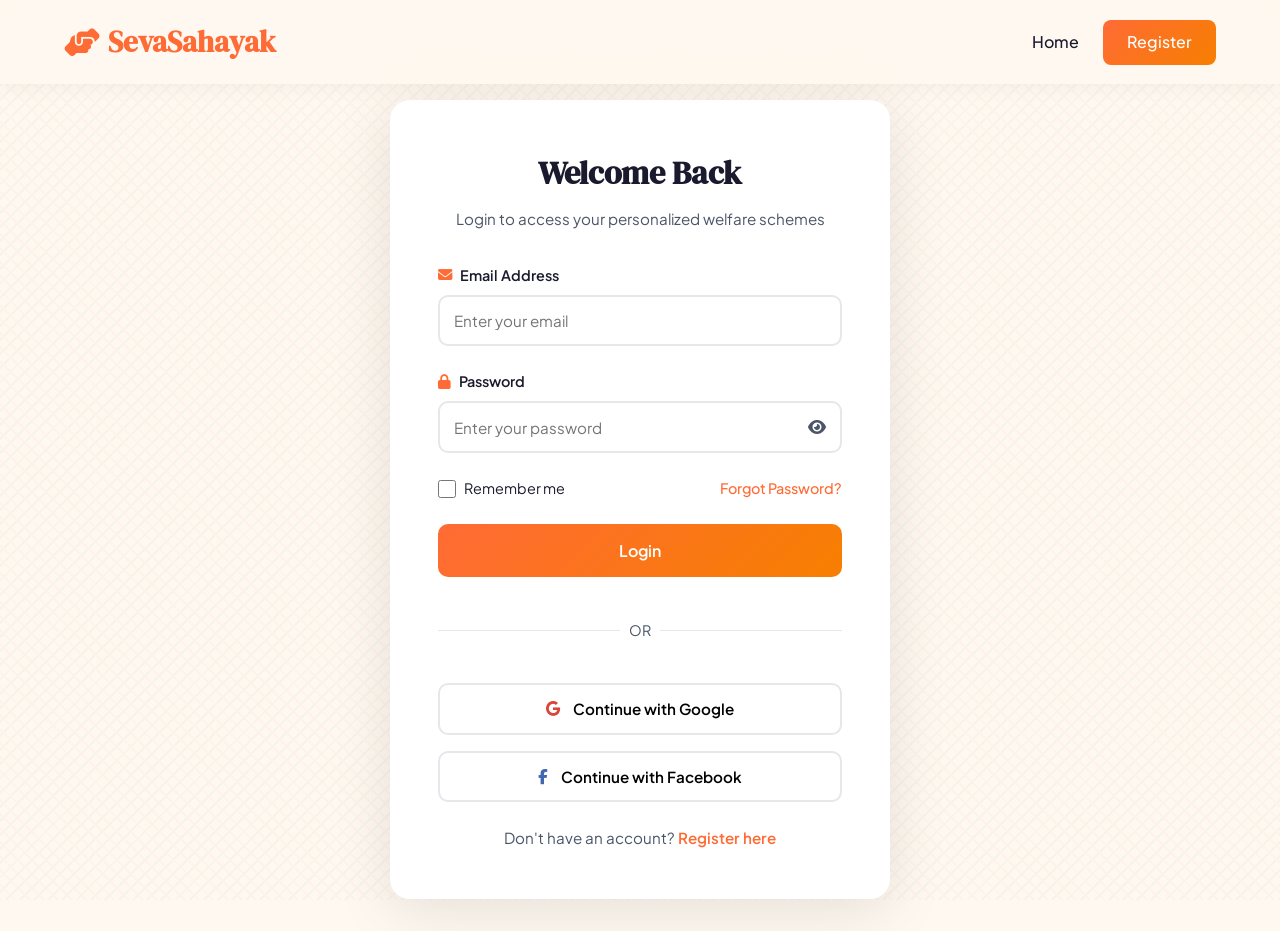
<file: login.html>
<!DOCTYPE html>
<html lang="en">
<head>
    <meta charset="UTF-8">
    <meta name="viewport" content="width=device-width, initial-scale=1.0">
    <title>Login - SevaSahayak</title>
    <link rel="stylesheet" href="login.css">
    <link rel="stylesheet" href="https://cdnjs.cloudflare.com/ajax/libs/font-awesome/6.5.1/css/all.min.css"/>
    <link href="https://fonts.googleapis.com/css2?family=DM+Serif+Display:ital@0;1&family=Plus+Jakarta+Sans:wght@300;400;500;600;700;800&display=swap" rel="stylesheet">
</head>
<body>
    <div class="bg-pattern"></div>
    
    <nav>
        <div class="logo">
            <i class="fas fa-hands-helping"></i>
            SevaSahayak
        </div>
        <div class="nav-links">
            <a href="index.html">Home</a>
            <a href="register.html" class="btn-register">Register</a>
        </div>
    </nav>

    <div class="auth-container">
        <div class="auth-card">
            <div class="auth-header">
                <h1>Welcome Back</h1>
                <p>Login to access your personalized welfare schemes</p>
            </div>

            <form id="loginForm" class="auth-form">
                <div class="form-group">
                    <label for="email">
                        <i class="fas fa-envelope"></i>
                        Email Address
                    </label>
                    <input 
                        type="email" 
                        id="email" 
                        name="email" 
                        placeholder="Enter your email"
                        required
                    >
                </div>

                <div class="form-group">
                    <label for="password">
                        <i class="fas fa-lock"></i>
                        Password
                    </label>
                    <div class="password-input">
                        <input 
                            type="password" 
                            id="password" 
                            name="password" 
                            placeholder="Enter your password"
                            required
                        >
                        <i class="fas fa-eye toggle-password" onclick="togglePassword()"></i>
                    </div>
                </div>

                <div class="form-options">
                    <label class="checkbox-label">
                        <input type="checkbox" name="remember">
                        <span>Remember me</span>
                    </label>
                    <a href="#" class="forgot-password">Forgot Password?</a>
                </div>

                <button type="submit" class="btn-submit">
                    <span class="btn-text">Login</span>
                    <span class="btn-loading" style="display: none;">
                        <i class="fas fa-spinner fa-spin"></i> Logging in...
                    </span>
                </button>

                <div class="auth-divider">
                    <span>OR</span>
                </div>

                <div class="social-login">
                    <button type="button" class="btn-social btn-google">
                        <i class="fab fa-google"></i>
                        Continue with Google
                    </button>
                    <button type="button" class="btn-social btn-facebook">
                        <i class="fab fa-facebook-f"></i>
                        Continue with Facebook
                    </button>
                </div>

                <div class="auth-footer">
                    Don't have an account? <a href="register.html">Register here</a>
                </div>
            </form>

            <div id="errorMessage" class="error-message" style="display: none;"></div>
            <div id="successMessage" class="success-message" style="display: none;"></div>
        </div>
    </div>

    <script src="auth.js"></script>
    <script>
        function togglePassword() {
            const passwordInput = document.getElementById('password');
            const toggleIcon = document.querySelector('.toggle-password');
            
            if (passwordInput.type === 'password') {
                passwordInput.type = 'text';
                toggleIcon.classList.remove('fa-eye');
                toggleIcon.classList.add('fa-eye-slash');
            } else {
                passwordInput.type = 'password';
                toggleIcon.classList.remove('fa-eye-slash');
                toggleIcon.classList.add('fa-eye');
            }
        }

        document.getElementById('loginForm').addEventListener('submit', async (e) => {
            e.preventDefault();
            
            const email = document.getElementById('email').value;
            const password = document.getElementById('password').value;
            const btnText = document.querySelector('.btn-text');
            const btnLoading = document.querySelector('.btn-loading');
            const submitBtn = document.querySelector('.btn-submit');
            
            // Show loading state
            btnText.style.display = 'none';
            btnLoading.style.display = 'inline-block';
            submitBtn.disabled = true;
            
            try {
                const result = await login(email, password);
                
                if (result.success) {
                    showSuccess('Login successful! Redirecting...');
                    setTimeout(() => {
                        window.location.href = 'profile.html';
                    }, 1500);
                } else {
                    showError(result.message || 'Invalid email or password');
                    btnText.style.display = 'inline-block';
                    btnLoading.style.display = 'none';
                    submitBtn.disabled = false;
                }
            } catch (error) {
                showError('An error occurred. Please try again.');
                btnText.style.display = 'inline-block';
                btnLoading.style.display = 'none';
                submitBtn.disabled = false;
            }
        });

        function showError(message) {
            const errorDiv = document.getElementById('errorMessage');
            errorDiv.textContent = message;
            errorDiv.style.display = 'block';
            setTimeout(() => {
                errorDiv.style.display = 'none';
            }, 5000);
        }

        function showSuccess(message) {
            const successDiv = document.getElementById('successMessage');
            successDiv.textContent = message;
            successDiv.style.display = 'block';
        }
    </script>
</body>
</html>
</file>
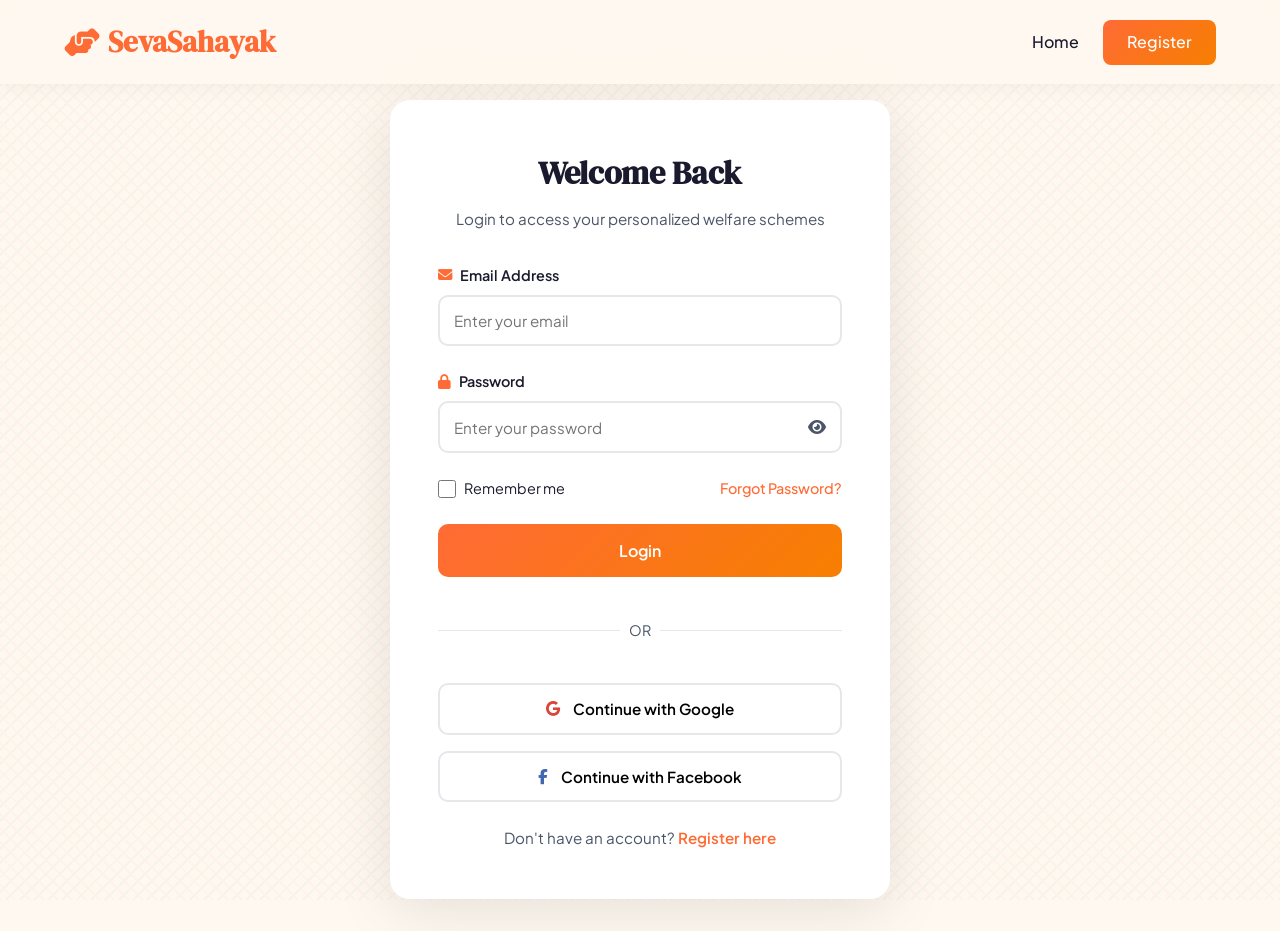
<file: profile.html>
<!DOCTYPE html>
<html lang="en">
<head>
    <meta charset="UTF-8">
    <meta name="viewport" content="width=device-width, initial-scale=1.0">
    <title>Profile - SevaSahayak</title>
    <link rel="stylesheet" href="login.css">
    <link rel="stylesheet" href="https://cdnjs.cloudflare.com/ajax/libs/font-awesome/6.5.1/css/all.min.css"/>
    <link href="https://fonts.googleapis.com/css2?family=DM+Serif+Display:ital@0;1&family=Plus+Jakarta+Sans:wght@300;400;500;600;700;800&display=swap" rel="stylesheet">
</head>
<body>
    <div class="bg-pattern"></div>
    
    <nav>
        <div class="logo">
            <i class="fas fa-hands-helping"></i>
            SevaSahayak
        </div>
        <div class="nav-links">
            <a href="index.html">Home</a>
            <a href="#" id="logoutBtn" class="btn-register">Logout</a>
        </div>
    </nav>

    <div class="profile-container">
        <div class="profile-sidebar">
            <div class="profile-avatar">
                <div class="avatar-circle">
                    <i class="fas fa-user"></i>
                </div>
                <h2 id="userName">Loading...</h2>
                <p id="userEmail">Loading...</p>
            </div>

            <div class="profile-menu">
                <a href="#" class="menu-item active" data-tab="overview">
                    <i class="fas fa-home"></i>
                    Overview
                </a>
                <a href="#" class="menu-item" data-tab="personal">
                    <i class="fas fa-user-circle"></i>
                    Personal Info
                </a>
                <a href="#" class="menu-item" data-tab="schemes">
                    <i class="fas fa-file-alt"></i>
                    My Schemes
                </a>
                <a href="#" class="menu-item" data-tab="settings">
                    <i class="fas fa-cog"></i>
                    Settings
                </a>
            </div>
        </div>

        <div class="profile-content">
            <!-- Overview Tab -->
            <div id="overview" class="tab-content active">
                <div class="content-header">
                    <h1>Welcome Back!</h1>
                    <p>Here's your welfare schemes dashboard</p>
                </div>

                <div class="stats-grid">
                    <div class="stat-card">
                        <div class="stat-icon" style="background: linear-gradient(135deg, #FF6B35 0%, #F77F00 100%);">
                            <i class="fas fa-check-circle"></i>
                        </div>
                        <div class="stat-info">
                            <h3 id="eligibleCount">0</h3>
                            <p>Eligible Schemes</p>
                        </div>
                    </div>

                    <div class="stat-card">
                        <div class="stat-icon" style="background: linear-gradient(135deg, #004E89 0%, #1A659E 100%);">
                            <i class="fas fa-file-alt"></i>
                        </div>
                        <div class="stat-info">
                            <h3 id="appliedCount">0</h3>
                            <p>Applications Submitted</p>
                        </div>
                    </div>

                    <div class="stat-card">
                        <div class="stat-icon" style="background: linear-gradient(135deg, #06A77D 0%, #02C39A 100%);">
                            <i class="fas fa-clock"></i>
                        </div>
                        <div class="stat-info">
                            <h3 id="pendingCount">0</h3>
                            <p>Pending Reviews</p>
                        </div>
                    </div>

                    <div class="stat-card">
                        <div class="stat-icon" style="background: linear-gradient(135deg, #9B59B6 0%, #8E44AD 100%);">
                            <i class="fas fa-trophy"></i>
                        </div>
                        <div class="stat-info">
                            <h3 id="approvedCount">0</h3>
                            <p>Approved Schemes</p>
                        </div>
                    </div>
                </div>

                <div class="quick-actions">
                    <h2>Quick Actions</h2>
                    <div class="actions-grid">
                        <a href="index.html" class="action-card">
                            <i class="fas fa-search"></i>
                            <h3>Find Schemes</h3>
                            <p>Discover new welfare schemes</p>
                        </a>
                        <a href="#" class="action-card" onclick="switchTab('schemes')">
                            <i class="fas fa-list"></i>
                            <h3>View Applications</h3>
                            <p>Track your applications</p>
                        </a>
                        <a href="#" class="action-card" onclick="switchTab('personal')">
                            <i class="fas fa-edit"></i>
                            <h3>Update Profile</h3>
                            <p>Keep your info current</p>
                        </a>
                        <a href="#" class="action-card">
                            <i class="fas fa-question-circle"></i>
                            <h3>Get Help</h3>
                            <p>Contact support</p>
                        </a>
                    </div>
                </div>
            </div>

            <!-- Personal Info Tab -->
            <div id="personal" class="tab-content">
                <div class="content-header">
                    <h1>Personal Information</h1>
                    <p>Manage your account details</p>
                </div>

                <form id="updateProfileForm" class="profile-form">
                    <div class="form-section">
                        <h3>Basic Information</h3>
                        <div class="form-row">
                            <div class="form-group">
                                <label for="editFirstName">First Name</label>
                                <input type="text" id="editFirstName" name="firstName" required>
                            </div>
                            <div class="form-group">
                                <label for="editLastName">Last Name</label>
                                <input type="text" id="editLastName" name="lastName" required>
                            </div>
                        </div>

                        <div class="form-row">
                            <div class="form-group">
                                <label for="editEmail">Email</label>
                                <input type="email" id="editEmail" name="email" readonly>
                            </div>
                            <div class="form-group">
                                <label for="editPhone">Phone</label>
                                <input type="tel" id="editPhone" name="phone" required>
                            </div>
                        </div>

                        <div class="form-row">
                            <div class="form-group">
                                <label for="editAge">Age</label>
                                <input type="number" id="editAge" name="age" required>
                            </div>
                            <div class="form-group">
                                <label for="editGender">Gender</label>
                                <select id="editGender" name="gender" required>
                                    <option value="male">Male</option>
                                    <option value="female">Female</option>
                                    <option value="other">Other</option>
                                </select>
                            </div>
                        </div>

                        <div class="form-group">
                            <label for="editState">State</label>
                            <select id="editState" name="state" required>
                                <option value="Andhra Pradesh">Andhra Pradesh</option>
                                <option value="Bihar">Bihar</option>
                                <option value="Gujarat">Gujarat</option>
                                <option value="Karnataka">Karnataka</option>
                                <option value="Kerala">Kerala</option>
                                <option value="Maharashtra">Maharashtra</option>
                                <option value="Rajasthan">Rajasthan</option>
                                <option value="Tamil Nadu">Tamil Nadu</option>
                                <option value="West Bengal">West Bengal</option>
                                <option value="Other">Other</option>
                            </select>
                        </div>
                    </div>

                    <button type="submit" class="btn-submit">
                        <i class="fas fa-save"></i> Save Changes
                    </button>
                </form>
            </div>

            <!-- My Schemes Tab -->
            <div id="schemes" class="tab-content">
                <div class="content-header">
                    <h1>My Schemes</h1>
                    <p>Track your scheme applications</p>
                </div>

                <div class="schemes-list">
                    <div class="empty-state">
                        <i class="fas fa-inbox"></i>
                        <h3>No Applications Yet</h3>
                        <p>Start by checking your eligibility for welfare schemes</p>
                        <a href="index.html" class="btn-primary">Find Schemes</a>
                    </div>
                </div>
            </div>

            <!-- Settings Tab -->
            <div id="settings" class="tab-content">
                <div class="content-header">
                    <h1>Settings</h1>
                    <p>Manage your account preferences</p>
                </div>

                <div class="settings-section">
                    <h3>Account Settings</h3>
                    
                    <div class="setting-item">
                        <div class="setting-info">
                            <h4>Email Notifications</h4>
                            <p>Receive updates about new schemes and applications</p>
                        </div>
                        <label class="switch">
                            <input type="checkbox" checked>
                            <span class="slider"></span>
                        </label>
                    </div>

                    <div class="setting-item">
                        <div class="setting-info">
                            <h4>SMS Notifications</h4>
                            <p>Get SMS alerts for important updates</p>
                        </div>
                        <label class="switch">
                            <input type="checkbox">
                            <span class="slider"></span>
                        </label>
                    </div>

                    <div class="setting-item">
                        <div class="setting-info">
                            <h4>Language Preference</h4>
                            <p>Choose your preferred language</p>
                        </div>
                        <select class="setting-select">
                            <option value="en">English</option>
                            <option value="hi">हिंदी (Hindi)</option>
                            <option value="gu">ગુજરાતી (Gujarati)</option>
                        </select>
                    </div>
                </div>

                <div class="settings-section danger-zone">
                    <h3>Danger Zone</h3>
                    <button class="btn-danger" onclick="deleteAccount()">
                        <i class="fas fa-trash"></i> Delete Account
                    </button>
                </div>
            </div>
        </div>
    </div>

    <script src="auth.js"></script>
    <script>
        // Check if user is logged in
        const currentUser = getCurrentUser();
        if (!currentUser) {
            window.location.href = 'login.html';
        }

        // Load user data
        function loadUserData() {
            const user = getCurrentUser();
            if (user) {
                document.getElementById('userName').textContent = `${user.firstName} ${user.lastName}`;
                document.getElementById('userEmail').textContent = user.email;
                
                // Fill edit form
                document.getElementById('editFirstName').value = user.firstName;
                document.getElementById('editLastName').value = user.lastName;
                document.getElementById('editEmail').value = user.email;
                document.getElementById('editPhone').value = user.phone;
                document.getElementById('editAge').value = user.age;
                document.getElementById('editGender').value = user.gender;
                document.getElementById('editState').value = user.state;

                // Update stats (mock data for now)
                document.getElementById('eligibleCount').textContent = '12';
                document.getElementById('appliedCount').textContent = '3';
                document.getElementById('pendingCount').textContent = '2';
                document.getElementById('approvedCount').textContent = '1';
            }
        }

        loadUserData();

        // Tab switching
        document.querySelectorAll('.menu-item').forEach(item => {
            item.addEventListener('click', (e) => {
                e.preventDefault();
                const tabName = item.getAttribute('data-tab');
                switchTab(tabName);
            });
        });

        function switchTab(tabName) {
            // Update menu items
            document.querySelectorAll('.menu-item').forEach(item => {
                item.classList.remove('active');
            });
            document.querySelector(`[data-tab="${tabName}"]`).classList.add('active');

            // Update content
            document.querySelectorAll('.tab-content').forEach(content => {
                content.classList.remove('active');
            });
            document.getElementById(tabName).classList.add('active');
        }

        // Logout
        document.getElementById('logoutBtn').addEventListener('click', (e) => {
            e.preventDefault();
            if (confirm('Are you sure you want to logout?')) {
                logout();
                window.location.href = 'login.html';
            }
        });

        // Update profile form
        document.getElementById('updateProfileForm').addEventListener('submit', async (e) => {
            e.preventDefault();
            
            const updatedData = {
                firstName: document.getElementById('editFirstName').value,
                lastName: document.getElementById('editLastName').value,
                phone: document.getElementById('editPhone').value,
                age: parseInt(document.getElementById('editAge').value),
                gender: document.getElementById('editGender').value,
                state: document.getElementById('editState').value
            };

            const result = await updateProfile(updatedData);
            
            if (result.success) {
                alert('Profile updated successfully!');
                loadUserData();
            } else {
                alert('Failed to update profile: ' + result.message);
            }
        });

        function deleteAccount() {
            if (confirm('Are you sure you want to delete your account? This action cannot be undone.')) {
                if (confirm('This will permanently delete all your data. Are you absolutely sure?')) {
                    logout();
                    alert('Account deleted successfully');
                    window.location.href = 'index.html';
                }
            }
        }
    </script>
</body>
</html>
</file>
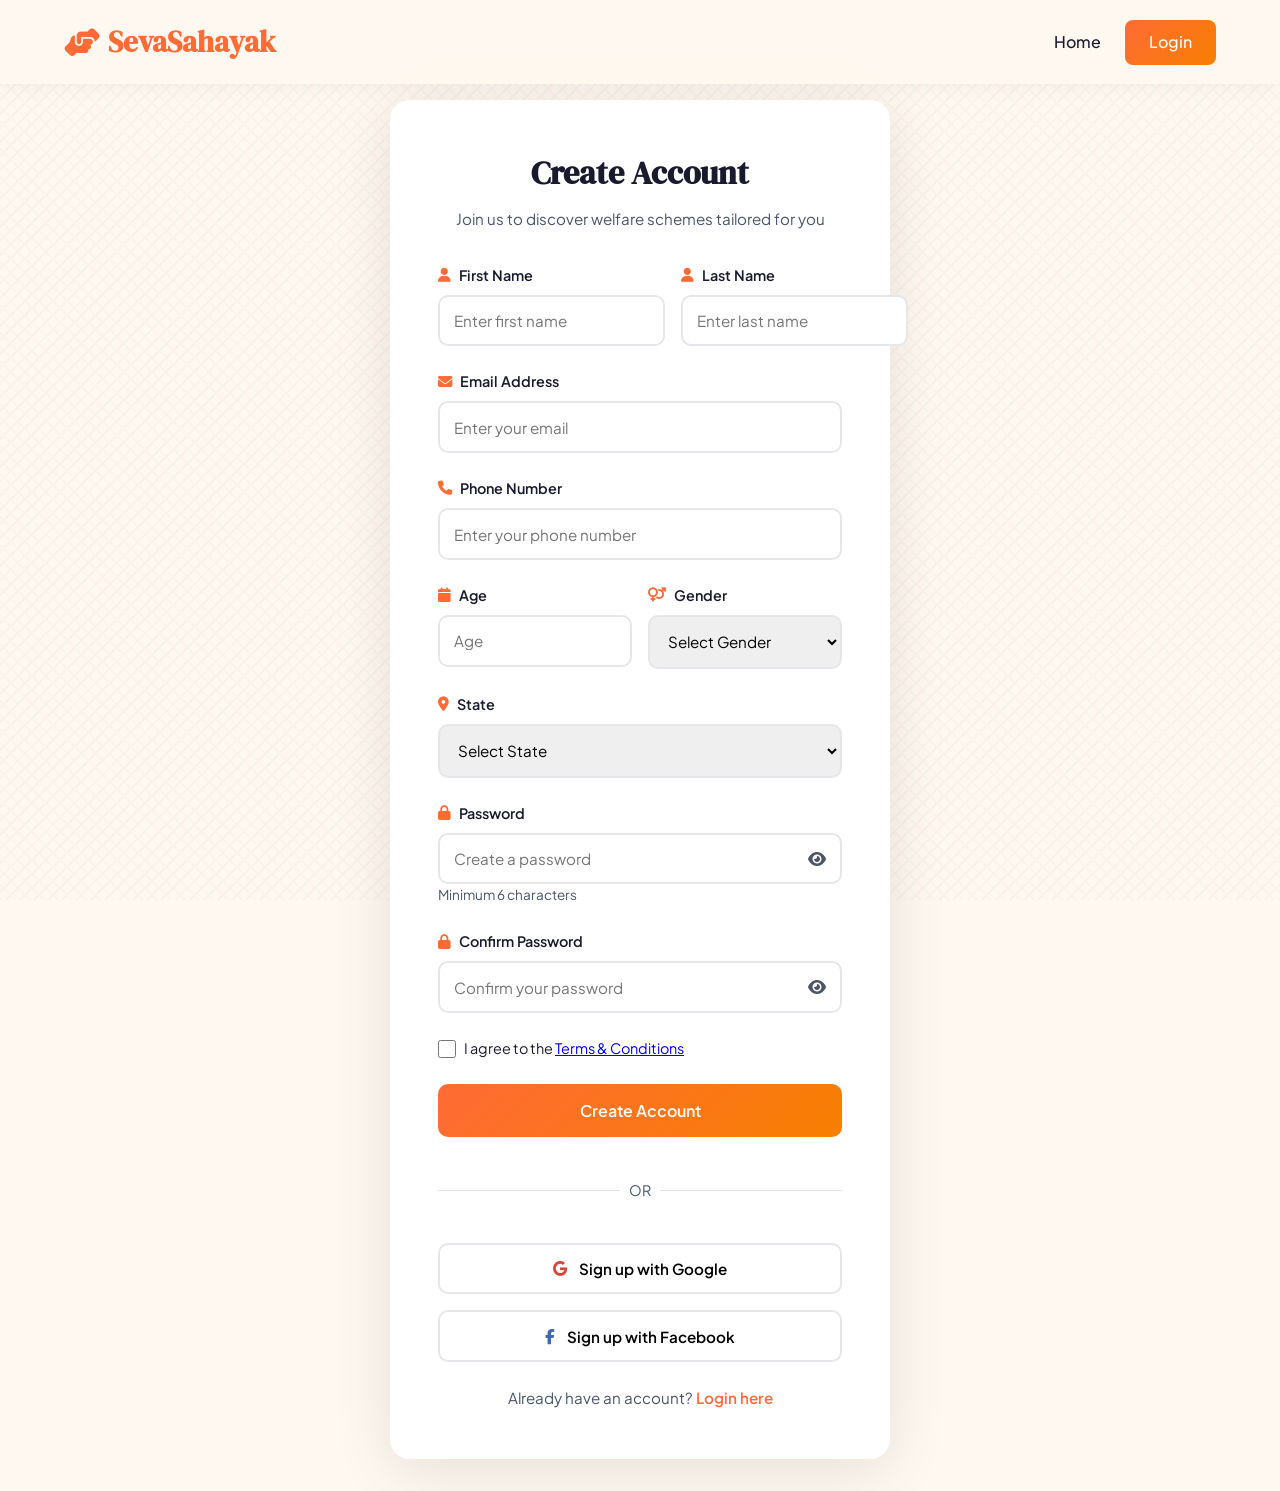
<file: register.html>
<!DOCTYPE html>
<html lang="en">
<head>
    <meta charset="UTF-8">
    <meta name="viewport" content="width=device-width, initial-scale=1.0">
    <title>Register - SevaSahayak</title>
    <link rel="stylesheet" href="login.css">
    <link rel="stylesheet" href="https://cdnjs.cloudflare.com/ajax/libs/font-awesome/6.5.1/css/all.min.css"/>
    <link href="https://fonts.googleapis.com/css2?family=DM+Serif+Display:ital@0;1&family=Plus+Jakarta+Sans:wght@300;400;500;600;700;800&display=swap" rel="stylesheet">
</head>
<body>
    <div class="bg-pattern"></div>
    
    <nav>
        <div class="logo">
            <i class="fas fa-hands-helping"></i>
            SevaSahayak
        </div>
        <div class="nav-links">
            <a href="index.html">Home</a>
            <a href="login.html" class="btn-register">Login</a>
        </div>
    </nav>

    <div class="auth-container">
        <div class="auth-card">
            <div class="auth-header">
                <h1>Create Account</h1>
                <p>Join us to discover welfare schemes tailored for you</p>
            </div>

            <form id="registerForm" class="auth-form">
                <div class="form-row">
                    <div class="form-group">
                        <label for="firstName">
                            <i class="fas fa-user"></i>
                            First Name
                        </label>
                        <input 
                            type="text" 
                            id="firstName" 
                            name="firstName" 
                            placeholder="Enter first name"
                            required
                        >
                    </div>

                    <div class="form-group">
                        <label for="lastName">
                            <i class="fas fa-user"></i>
                            Last Name
                        </label>
                        <input 
                            type="text" 
                            id="lastName" 
                            name="lastName" 
                            placeholder="Enter last name"
                            required
                        >
                    </div>
                </div>

                <div class="form-group">
                    <label for="email">
                        <i class="fas fa-envelope"></i>
                        Email Address
                    </label>
                    <input 
                        type="email" 
                        id="email" 
                        name="email" 
                        placeholder="Enter your email"
                        required
                    >
                </div>

                <div class="form-group">
                    <label for="phone">
                        <i class="fas fa-phone"></i>
                        Phone Number
                    </label>
                    <input 
                        type="tel" 
                        id="phone" 
                        name="phone" 
                        placeholder="Enter your phone number"
                        pattern="[0-9]{10}"
                        required
                    >
                </div>

                <div class="form-row">
                    <div class="form-group">
                        <label for="age">
                            <i class="fas fa-calendar"></i>
                            Age
                        </label>
                        <input 
                            type="number" 
                            id="age" 
                            name="age" 
                            placeholder="Age"
                            min="1"
                            max="120"
                            required
                        >
                    </div>

                    <div class="form-group">
                        <label for="gender">
                            <i class="fas fa-venus-mars"></i>
                            Gender
                        </label>
                        <select id="gender" name="gender" required>
                            <option value="">Select Gender</option>
                            <option value="male">Male</option>
                            <option value="female">Female</option>
                            <option value="other">Other</option>
                        </select>
                    </div>
                </div>

                <div class="form-group">
                    <label for="state">
                        <i class="fas fa-map-marker-alt"></i>
                        State
                    </label>
                    <select id="state" name="state" required>
                        <option value="">Select State</option>
                        <option value="Andhra Pradesh">Andhra Pradesh</option>
                        <option value="Bihar">Bihar</option>
                        <option value="Gujarat">Gujarat</option>
                        <option value="Karnataka">Karnataka</option>
                        <option value="Kerala">Kerala</option>
                        <option value="Maharashtra">Maharashtra</option>
                        <option value="Rajasthan">Rajasthan</option>
                        <option value="Tamil Nadu">Tamil Nadu</option>
                        <option value="West Bengal">West Bengal</option>
                        <option value="Other">Other</option>
                    </select>
                </div>

                <div class="form-group">
                    <label for="password">
                        <i class="fas fa-lock"></i>
                        Password
                    </label>
                    <div class="password-input">
                        <input 
                            type="password" 
                            id="password" 
                            name="password" 
                            placeholder="Create a password"
                            minlength="6"
                            required
                        >
                        <i class="fas fa-eye toggle-password" onclick="togglePassword('password')"></i>
                    </div>
                    <small class="form-hint">Minimum 6 characters</small>
                </div>

                <div class="form-group">
                    <label for="confirmPassword">
                        <i class="fas fa-lock"></i>
                        Confirm Password
                    </label>
                    <div class="password-input">
                        <input 
                            type="password" 
                            id="confirmPassword" 
                            name="confirmPassword" 
                            placeholder="Confirm your password"
                            minlength="6"
                            required
                        >
                        <i class="fas fa-eye toggle-password" onclick="togglePassword('confirmPassword')"></i>
                    </div>
                </div>

                <div class="form-options">
                    <label class="checkbox-label">
                        <input type="checkbox" name="terms" required>
                        <span>I agree to the <a href="#">Terms & Conditions</a></span>
                    </label>
                </div>

                <button type="submit" class="btn-submit">
                    <span class="btn-text">Create Account</span>
                    <span class="btn-loading" style="display: none;">
                        <i class="fas fa-spinner fa-spin"></i> Creating Account...
                    </span>
                </button>

                <div class="auth-divider">
                    <span>OR</span>
                </div>

                <div class="social-login">
                    <button type="button" class="btn-social btn-google">
                        <i class="fab fa-google"></i>
                        Sign up with Google
                    </button>
                    <button type="button" class="btn-social btn-facebook">
                        <i class="fab fa-facebook-f"></i>
                        Sign up with Facebook
                    </button>
                </div>

                <div class="auth-footer">
                    Already have an account? <a href="login.html">Login here</a>
                </div>
            </form>

            <div id="errorMessage" class="error-message" style="display: none;"></div>
            <div id="successMessage" class="success-message" style="display: none;"></div>
        </div>
    </div>

    <script src="auth.js"></script>
    <script>
        function togglePassword(fieldId) {
            const passwordInput = document.getElementById(fieldId);
            const toggleIcon = passwordInput.nextElementSibling;
            
            if (passwordInput.type === 'password') {
                passwordInput.type = 'text';
                toggleIcon.classList.remove('fa-eye');
                toggleIcon.classList.add('fa-eye-slash');
            } else {
                passwordInput.type = 'password';
                toggleIcon.classList.remove('fa-eye-slash');
                toggleIcon.classList.add('fa-eye');
            }
        }

        document.getElementById('registerForm').addEventListener('submit', async (e) => {
            e.preventDefault();
            
            const formData = {
                firstName: document.getElementById('firstName').value,
                lastName: document.getElementById('lastName').value,
                email: document.getElementById('email').value,
                phone: document.getElementById('phone').value,
                age: parseInt(document.getElementById('age').value),
                gender: document.getElementById('gender').value,
                state: document.getElementById('state').value,
                password: document.getElementById('password').value,
                confirmPassword: document.getElementById('confirmPassword').value
            };

            // Validate passwords match
            if (formData.password !== formData.confirmPassword) {
                showError('Passwords do not match');
                return;
            }

            const btnText = document.querySelector('.btn-text');
            const btnLoading = document.querySelector('.btn-loading');
            const submitBtn = document.querySelector('.btn-submit');
            
            // Show loading state
            btnText.style.display = 'none';
            btnLoading.style.display = 'inline-block';
            submitBtn.disabled = true;
            
            try {
                const result = await register(formData);
                
                if (result.success) {
                    showSuccess('Account created successfully! Redirecting to login...');
                    setTimeout(() => {
                        window.location.href = 'login.html';
                    }, 2000);
                } else {
                    showError(result.message || 'Registration failed. Please try again.');
                    btnText.style.display = 'inline-block';
                    btnLoading.style.display = 'none';
                    submitBtn.disabled = false;
                }
            } catch (error) {
                showError('An error occurred. Please try again.');
                btnText.style.display = 'inline-block';
                btnLoading.style.display = 'none';
                submitBtn.disabled = false;
            }
        });

        function showError(message) {
            const errorDiv = document.getElementById('errorMessage');
            errorDiv.textContent = message;
            errorDiv.style.display = 'block';
            setTimeout(() => {
                errorDiv.style.display = 'none';
            }, 5000);
        }

        function showSuccess(message) {
            const successDiv = document.getElementById('successMessage');
            successDiv.textContent = message;
            successDiv.style.display = 'block';
        }
    </script>
</body>
</html>
</file>
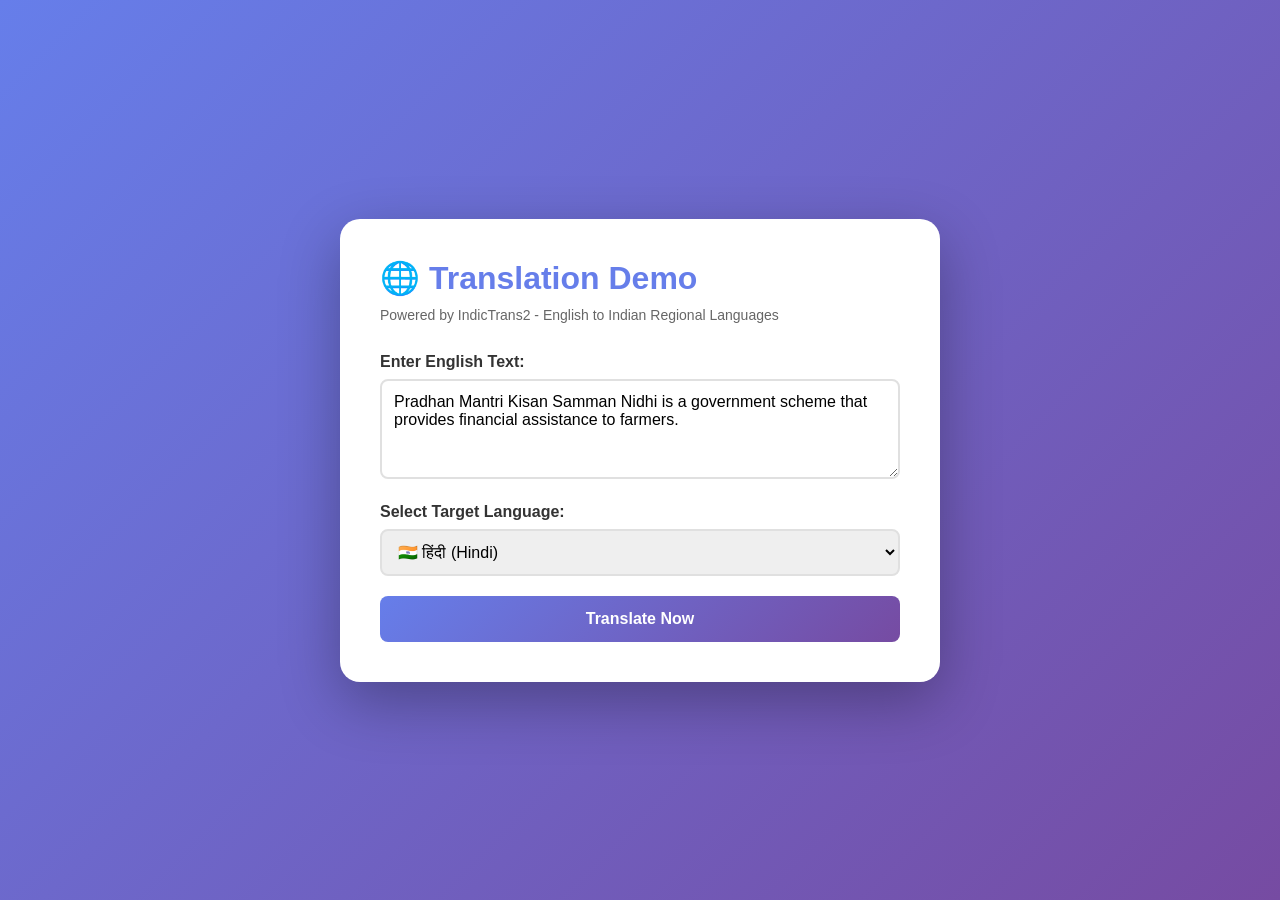
<file: translation_demo.html>
<!DOCTYPE html>
<html lang="en">
<head>
    <meta charset="UTF-8">
    <meta name="viewport" content="width=device-width, initial-scale=1.0">
    <title>Translation Demo - IndicTrans2</title>
    <style>
        * {
            margin: 0;
            padding: 0;
            box-sizing: border-box;
        }
        
        body {
            font-family: 'Segoe UI', Tahoma, Geneva, Verdana, sans-serif;
            background: linear-gradient(135deg, #667eea 0%, #764ba2 100%);
            min-height: 100vh;
            padding: 20px;
            display: flex;
            justify-content: center;
            align-items: center;
        }
        
        .container {
            background: white;
            padding: 40px;
            border-radius: 20px;
            box-shadow: 0 20px 60px rgba(0,0,0,0.3);
            max-width: 600px;
            width: 100%;
        }
        
        h1 {
            color: #667eea;
            margin-bottom: 10px;
        }
        
        .subtitle {
            color: #666;
            margin-bottom: 30px;
            font-size: 14px;
        }
        
        .form-group {
            margin-bottom: 20px;
        }
        
        label {
            display: block;
            margin-bottom: 8px;
            color: #333;
            font-weight: 600;
        }
        
        input, select, textarea {
            width: 100%;
            padding: 12px;
            border: 2px solid #e0e0e0;
            border-radius: 8px;
            font-size: 16px;
            transition: border-color 0.3s;
        }
        
        input:focus, select:focus, textarea:focus {
            outline: none;
            border-color: #667eea;
        }
        
        textarea {
            resize: vertical;
            min-height: 100px;
            font-family: inherit;
        }
        
        button {
            background: linear-gradient(135deg, #667eea 0%, #764ba2 100%);
            color: white;
            padding: 14px 30px;
            border: none;
            border-radius: 8px;
            font-size: 16px;
            font-weight: 600;
            cursor: pointer;
            width: 100%;
            transition: transform 0.2s;
        }
        
        button:hover {
            transform: translateY(-2px);
        }
        
        button:disabled {
            opacity: 0.6;
            cursor: not-allowed;
            transform: none;
        }
        
        .result {
            margin-top: 30px;
            padding: 20px;
            background: #f8f9fa;
            border-radius: 12px;
            border-left: 4px solid #667eea;
        }
        
        .result h3 {
            color: #667eea;
            margin-bottom: 10px;
        }
        
        .translation {
            font-size: 18px;
            color: #333;
            line-height: 1.6;
            padding: 15px;
            background: white;
            border-radius: 8px;
        }
        
        .loading {
            text-align: center;
            color: #667eea;
            margin-top: 20px;
        }
        
        .spinner {
            border: 4px solid #f3f3f3;
            border-top: 4px solid #667eea;
            border-radius: 50%;
            width: 40px;
            height: 40px;
            animation: spin 1s linear infinite;
            margin: 20px auto;
        }
        
        @keyframes spin {
            0% { transform: rotate(0deg); }
            100% { transform: rotate(360deg); }
        }
        
        .error {
            background: #fee;
            border-left-color: #e55;
            color: #a00;
        }
    </style>
</head>
<body>
    <div class="container">
        <h1>🌐 Translation Demo</h1>
        <p class="subtitle">Powered by IndicTrans2 - English to Indian Regional Languages</p>
        
        <form id="translationForm">
            <div class="form-group">
                <label for="text">Enter English Text:</label>
                <textarea 
                    id="text" 
                    placeholder="Type your English text here..."
                    required
                >Pradhan Mantri Kisan Samman Nidhi is a government scheme that provides financial assistance to farmers.</textarea>
            </div>
            
            <div class="form-group">
                <label for="language">Select Target Language:</label>
                <select id="language" required>
                    <option value="hin_Deva">🇮🇳 हिंदी (Hindi)</option>
                    <option value="guj_Gujr">🇮🇳 ગુજરાતી (Gujarati)</option>
                    <option value="pan_Guru">🇮🇳 ਪੰਜਾਬੀ (Punjabi)</option>
                    <option value="ben_Beng">🇮🇳 বাংলা (Bengali)</option>
                    <option value="mar_Deva">🇮🇳 मराठी (Marathi)</option>
                    <option value="tam_Taml">🇮🇳 தமிழ் (Tamil)</option>
                    <option value="tel_Telu">🇮🇳 తెలుగు (Telugu)</option>
                    <option value="kan_Knda">🇮🇳 ಕನ್ನಡ (Kannada)</option>
                    <option value="mal_Mlym">🇮🇳 മലയാളം (Malayalam)</option>
                    <option value="ory_Orya">🇮🇳 ଓଡ଼ିଆ (Odia)</option>
                </select>
            </div>
            
            <button type="submit" id="translateBtn">Translate Now</button>
        </form>
        
        <div id="loading" style="display: none;">
            <div class="spinner"></div>
            <p class="loading">Translating your text...</p>
        </div>
        
        <div id="result" style="display: none;" class="result">
            <h3>Translation:</h3>
            <div class="translation" id="translatedText"></div>
        </div>
    </div>
    
    <script>
        const API_URL = 'http://localhost:5000/api';
        const form = document.getElementById('translationForm');
        const loading = document.getElementById('loading');
        const result = document.getElementById('result');
        const translatedText = document.getElementById('translatedText');
        const translateBtn = document.getElementById('translateBtn');
        
        form.addEventListener('submit', async (e) => {
            e.preventDefault();
            
            const text = document.getElementById('text').value;
            const targetLang = document.getElementById('language').value;
            
            loading.style.display = 'block';
            result.style.display = 'none';
            translateBtn.disabled = true;
            
            try {
                const response = await fetch(`${API_URL}/translate`, {
                    method: 'POST',
                    headers: {
                        'Content-Type': 'application/json'
                    },
                    body: JSON.stringify({
                        text: text,
                        target_lang: targetLang
                    })
                });
                
                if (!response.ok) {
                    throw new Error('Translation failed');
                }
                
                const data = await response.json();
                
                translatedText.textContent = data.translated;
                result.classList.remove('error');
                result.style.display = 'block';
                
            } catch (error) {
                translatedText.textContent = 'Error: ' + error.message + 
                    '\n\nMake sure the backend is running on http://localhost:5000';
                result.classList.add('error');
                result.style.display = 'block';
                console.error('Translation error:', error);
            } finally {
                loading.style.display = 'none';
                translateBtn.disabled = false;
            }
        });
    </script>
</body>
</html>
</file>
<file: login.css>
* {
    margin: 0;
    padding: 0;
    box-sizing: border-box;
}

:root {
    --primary: #FF6B35;
    --secondary: #004E89;
    --accent: #F77F00;
    --success: #06A77D;
    --danger: #E63946;
    --bg-cream: #FFF8F0;
    --text-dark: #1A1A2E;
    --text-light: #4A5568;
    --gradient-1: linear-gradient(135deg, #FF6B35 0%, #F77F00 100%);
    --gradient-2: linear-gradient(135deg, #004E89 0%, #1A659E 100%);
    --gradient-3: linear-gradient(135deg, #06A77D 0%, #02C39A 100%);
}

body {
    font-family: 'Plus Jakarta Sans', sans-serif;
    background: var(--bg-cream);
    color: var(--text-dark);
    line-height: 1.6;
    overflow-x: hidden;
}

.bg-pattern {
    position: fixed;
    top: 0;
    left: 0;
    width: 100%;
    height: 100%;
    z-index: -1;
    opacity: 0.03;
    background-image:
        repeating-linear-gradient(45deg, var(--primary) 0px, var(--primary) 2px, transparent 2px, transparent 10px),
        repeating-linear-gradient(-45deg, var(--secondary) 0px, var(--secondary) 2px, transparent 2px, transparent 10px);
    animation: patternMove 20s linear infinite;
}

@keyframes patternMove {
    0% { transform: translate(0, 0); }
    100% { transform: translate(20px, 20px); }
}

/* Navigation */
nav {
    position: fixed;
    top: 0;
    width: 100%;
    background: rgba(255, 248, 240, 0.95);
    backdrop-filter: blur(10px);
    padding: 1.2rem 5%;
    display: flex;
    justify-content: space-between;
    align-items: center;
    z-index: 1000;
    box-shadow: 0 2px 20px rgba(0, 0, 0, 0.05);
}

.logo {
    font-family: 'DM Serif Display', serif;
    font-size: 1.8rem;
    color: var(--primary);
    font-weight: 700;
    display: flex;
    align-items: center;
    gap: 0.5rem;
}

.nav-links {
    display: flex;
    gap: 1.5rem;
    align-items: center;
}

.nav-links a {
    text-decoration: none;
    color: var(--text-dark);
    font-weight: 500;
    transition: color 0.3s;
}

.nav-links a:hover {
    color: var(--primary);
}

.btn-register {
    background: var(--gradient-1);
    color: white !important;
    padding: 0.6rem 1.5rem;
    border-radius: 8px;
    transition: transform 0.3s;
}

.btn-register:hover {
    transform: translateY(-2px);
}

/* Auth Container */
.auth-container {
    min-height: 100vh;
    display: flex;
    align-items: center;
    justify-content: center;
    padding: 100px 2rem 2rem;
}

.auth-card {
    background: white;
    border-radius: 20px;
    box-shadow: 0 10px 60px rgba(0, 0, 0, 0.1);
    padding: 3rem;
    max-width: 500px;
    width: 100%;
    animation: slideUp 0.6s ease-out;
}

@keyframes slideUp {
    from {
        opacity: 0;
        transform: translateY(30px);
    }
    to {
        opacity: 1;
        transform: translateY(0);
    }
}

.auth-header {
    text-align: center;
    margin-bottom: 2rem;
}

.auth-header h1 {
    font-family: 'DM Serif Display', serif;
    font-size: 2rem;
    color: var(--text-dark);
    margin-bottom: 0.5rem;
}

.auth-header p {
    color: var(--text-light);
    font-size: 0.95rem;
}

/* Form Styles */
.auth-form {
    display: flex;
    flex-direction: column;
    gap: 1.5rem;
}

.form-row {
    display: grid;
    grid-template-columns: 1fr 1fr;
    gap: 1rem;
}

.form-group {
    display: flex;
    flex-direction: column;
    gap: 0.5rem;
}

.form-group label {
    font-weight: 600;
    color: var(--text-dark);
    font-size: 0.9rem;
    display: flex;
    align-items: center;
    gap: 0.5rem;
}

.form-group label i {
    color: var(--primary);
}

.form-group input,
.form-group select {
    padding: 0.9rem;
    border: 2px solid #E5E7EB;
    border-radius: 10px;
    font-size: 0.95rem;
    transition: all 0.3s;
    font-family: 'Plus Jakarta Sans', sans-serif;
}

.form-group input:focus,
.form-group select:focus {
    outline: none;
    border-color: var(--primary);
    box-shadow: 0 0 0 3px rgba(255, 107, 53, 0.1);
}

.password-input {
    position: relative;
    display: flex;
    align-items: center;
}

.password-input input {
    width: 100%;
    padding-right: 3rem;
}

.toggle-password {
    position: absolute;
    right: 1rem;
    cursor: pointer;
    color: var(--text-light);
    transition: color 0.3s;
}

.toggle-password:hover {
    color: var(--primary);
}

.form-hint {
    color: var(--text-light);
    font-size: 0.85rem;
    margin-top: -0.5rem;
}

.form-options {
    display: flex;
    justify-content: space-between;
    align-items: center;
    font-size: 0.9rem;
}

.checkbox-label {
    display: flex;
    align-items: center;
    gap: 0.5rem;
    cursor: pointer;
}

.checkbox-label input[type="checkbox"] {
    width: 18px;
    height: 18px;
    cursor: pointer;
}

.forgot-password {
    color: var(--primary);
    text-decoration: none;
    font-weight: 500;
}

.forgot-password:hover {
    text-decoration: underline;
}

/* Buttons */
.btn-submit {
    background: var(--gradient-1);
    color: white;
    padding: 1rem;
    border: none;
    border-radius: 10px;
    font-size: 1rem;
    font-weight: 600;
    cursor: pointer;
    transition: transform 0.3s, box-shadow 0.3s;
    font-family: 'Plus Jakarta Sans', sans-serif;
}

.btn-submit:hover:not(:disabled) {
    transform: translateY(-2px);
    box-shadow: 0 10px 30px rgba(255, 107, 53, 0.3);
}

.btn-submit:disabled {
    opacity: 0.7;
    cursor: not-allowed;
}

.auth-divider {
    text-align: center;
    position: relative;
    margin: 1rem 0;
}

.auth-divider::before,
.auth-divider::after {
    content: '';
    position: absolute;
    top: 50%;
    width: 45%;
    height: 1px;
    background: #E5E7EB;
}

.auth-divider::before {
    left: 0;
}

.auth-divider::after {
    right: 0;
}

.auth-divider span {
    background: white;
    padding: 0 1rem;
    color: var(--text-light);
    font-size: 0.9rem;
}

/* Social Login */
.social-login {
    display: flex;
    flex-direction: column;
    gap: 1rem;
}

.btn-social {
    display: flex;
    align-items: center;
    justify-content: center;
    gap: 0.8rem;
    padding: 0.9rem;
    border: 2px solid #E5E7EB;
    border-radius: 10px;
    background: white;
    font-size: 0.95rem;
    font-weight: 600;
    cursor: pointer;
    transition: all 0.3s;
    font-family: 'Plus Jakarta Sans', sans-serif;
}

.btn-social:hover {
    border-color: var(--primary);
    transform: translateY(-2px);
}

.btn-google i {
    color: #DB4437;
}

.btn-facebook i {
    color: #4267B2;
}

.auth-footer {
    text-align: center;
    color: var(--text-light);
    font-size: 0.95rem;
}

.auth-footer a {
    color: var(--primary);
    text-decoration: none;
    font-weight: 600;
}

.auth-footer a:hover {
    text-decoration: underline;
}

/* Messages */
.error-message,
.success-message {
    padding: 1rem;
    border-radius: 10px;
    margin-top: 1rem;
    font-size: 0.9rem;
    animation: slideDown 0.3s ease-out;
}

.error-message {
    background: #FEE2E2;
    color: #991B1B;
    border: 1px solid #FCA5A5;
}

.success-message {
    background: #D1FAE5;
    color: #065F46;
    border: 1px solid #6EE7B7;
}

@keyframes slideDown {
    from {
        opacity: 0;
        transform: translateY(-10px);
    }
    to {
        opacity: 1;
        transform: translateY(0);
    }
}

/* Profile Page Styles */
.profile-container {
    display: grid;
    grid-template-columns: 280px 1fr;
    gap: 2rem;
    padding: 100px 5% 2rem;
    min-height: 100vh;
}

.profile-sidebar {
    background: white;
    border-radius: 20px;
    padding: 2rem;
    box-shadow: 0 4px 20px rgba(0, 0, 0, 0.08);
    height: fit-content;
    position: sticky;
    top: 100px;
}

.profile-avatar {
    text-align: center;
    margin-bottom: 2rem;
}

.avatar-circle {
    width: 100px;
    height: 100px;
    border-radius: 50%;
    background: var(--gradient-1);
    display: flex;
    align-items: center;
    justify-content: center;
    margin: 0 auto 1rem;
    font-size: 2.5rem;
    color: white;
}

.profile-avatar h2 {
    font-size: 1.3rem;
    color: var(--text-dark);
    margin-bottom: 0.3rem;
}

.profile-avatar p {
    color: var(--text-light);
    font-size: 0.9rem;
}

.profile-menu {
    display: flex;
    flex-direction: column;
    gap: 0.5rem;
}

.menu-item {
    display: flex;
    align-items: center;
    gap: 1rem;
    padding: 1rem;
    border-radius: 10px;
    text-decoration: none;
    color: var(--text-dark);
    font-weight: 500;
    transition: all 0.3s;
}

.menu-item:hover {
    background: var(--bg-cream);
    color: var(--primary);
}

.menu-item.active {
    background: var(--gradient-1);
    color: white;
}

.menu-item i {
    font-size: 1.2rem;
}

.profile-content {
    background: white;
    border-radius: 20px;
    padding: 2.5rem;
    box-shadow: 0 4px 20px rgba(0, 0, 0, 0.08);
}

.content-header {
    margin-bottom: 2rem;
}

.content-header h1 {
    font-family: 'DM Serif Display', serif;
    font-size: 2rem;
    color: var(--text-dark);
    margin-bottom: 0.5rem;
}

.content-header p {
    color: var(--text-light);
}

.tab-content {
    display: none;
}

.tab-content.active {
    display: block;
    animation: fadeIn 0.4s ease-out;
}

@keyframes fadeIn {
    from {
        opacity: 0;
        transform: translateY(10px);
    }
    to {
        opacity: 1;
        transform: translateY(0);
    }
}

/* Stats Grid */
.stats-grid {
    display: grid;
    grid-template-columns: repeat(auto-fit, minmax(200px, 1fr));
    gap: 1.5rem;
    margin-bottom: 3rem;
}

.stat-card {
    background: white;
    border: 2px solid #F3F4F6;
    border-radius: 15px;
    padding: 1.5rem;
    display: flex;
    align-items: center;
    gap: 1rem;
    transition: all 0.3s;
}

.stat-card:hover {
    transform: translateY(-5px);
    box-shadow: 0 10px 30px rgba(0, 0, 0, 0.1);
}

.stat-icon {
    width: 60px;
    height: 60px;
    border-radius: 12px;
    display: flex;
    align-items: center;
    justify-content: center;
    font-size: 1.5rem;
    color: white;
}

.stat-info h3 {
    font-size: 2rem;
    color: var(--text-dark);
    margin-bottom: 0.2rem;
}

.stat-info p {
    color: var(--text-light);
    font-size: 0.9rem;
}

/* Quick Actions */
.quick-actions h2 {
    font-size: 1.5rem;
    margin-bottom: 1.5rem;
    color: var(--text-dark);
}

.actions-grid {
    display: grid;
    grid-template-columns: repeat(auto-fit, minmax(200px, 1fr));
    gap: 1.5rem;
}

.action-card {
    background: var(--bg-cream);
    border-radius: 15px;
    padding: 1.5rem;
    text-decoration: none;
    color: var(--text-dark);
    transition: all 0.3s;
    text-align: center;
}

.action-card:hover {
    transform: translateY(-5px);
    box-shadow: 0 10px 30px rgba(0, 0, 0, 0.1);
}

.action-card i {
    font-size: 2rem;
    color: var(--primary);
    margin-bottom: 1rem;
}

.action-card h3 {
    font-size: 1.1rem;
    margin-bottom: 0.5rem;
}

.action-card p {
    color: var(--text-light);
    font-size: 0.9rem;
}

/* Profile Form */
.profile-form {
    max-width: 700px;
}

.form-section {
    margin-bottom: 2rem;
}

.form-section h3 {
    font-size: 1.2rem;
    margin-bottom: 1.5rem;
    color: var(--text-dark);
}

/* Empty State */
.empty-state {
    text-align: center;
    padding: 4rem 2rem;
}

.empty-state i {
    font-size: 4rem;
    color: var(--text-light);
    margin-bottom: 1rem;
}

.empty-state h3 {
    font-size: 1.5rem;
    color: var(--text-dark);
    margin-bottom: 0.5rem;
}

.empty-state p {
    color: var(--text-light);
    margin-bottom: 2rem;
}

.btn-primary {
    display: inline-block;
    background: var(--gradient-1);
    color: white;
    padding: 0.8rem 2rem;
    border-radius: 10px;
    text-decoration: none;
    font-weight: 600;
    transition: transform 0.3s;
}

.btn-primary:hover {
    transform: translateY(-2px);
}

/* Settings */
.settings-section {
    margin-bottom: 3rem;
}

.settings-section h3 {
    font-size: 1.3rem;
    margin-bottom: 1.5rem;
    color: var(--text-dark);
}

.setting-item {
    display: flex;
    justify-content: space-between;
    align-items: center;
    padding: 1.5rem;
    border: 2px solid #F3F4F6;
    border-radius: 12px;
    margin-bottom: 1rem;
}

.setting-info h4 {
    font-size: 1rem;
    color: var(--text-dark);
    margin-bottom: 0.3rem;
}

.setting-info p {
    color: var(--text-light);
    font-size: 0.9rem;
}

/* Toggle Switch */
.switch {
    position: relative;
    display: inline-block;
    width: 50px;
    height: 26px;
}

.switch input {
    opacity: 0;
    width: 0;
    height: 0;
}

.slider {
    position: absolute;
    cursor: pointer;
    top: 0;
    left: 0;
    right: 0;
    bottom: 0;
    background-color: #ccc;
    transition: 0.4s;
    border-radius: 34px;
}

.slider:before {
    position: absolute;
    content: "";
    height: 18px;
    width: 18px;
    left: 4px;
    bottom: 4px;
    background-color: white;
    transition: 0.4s;
    border-radius: 50%;
}

input:checked + .slider {
    background: var(--gradient-1);
}

input:checked + .slider:before {
    transform: translateX(24px);
}

.setting-select {
    padding: 0.6rem 1rem;
    border: 2px solid #E5E7EB;
    border-radius: 8px;
    font-family: 'Plus Jakarta Sans', sans-serif;
    cursor: pointer;
}

/* Danger Zone */
.danger-zone {
    border: 2px solid var(--danger);
    border-radius: 12px;
    padding: 1.5rem;
}

.btn-danger {
    background: var(--danger);
    color: white;
    padding: 0.8rem 1.5rem;
    border: none;
    border-radius: 8px;
    font-weight: 600;
    cursor: pointer;
    display: flex;
    align-items: center;
    gap: 0.5rem;
    transition: all 0.3s;
    font-family: 'Plus Jakarta Sans', sans-serif;
}

.btn-danger:hover {
    background: #DC2626;
    transform: translateY(-2px);
}

/* Responsive Design */
@media (max-width: 968px) {
    .profile-container {
        grid-template-columns: 1fr;
    }

    .profile-sidebar {
        position: static;
    }

    .form-row {
        grid-template-columns: 1fr;
    }

    .stats-grid,
    .actions-grid {
        grid-template-columns: 1fr;
    }
}

@media (max-width: 640px) {
    .auth-card {
        padding: 2rem 1.5rem;
    }

    .auth-header h1 {
        font-size: 1.5rem;
    }

    nav {
        padding: 1rem 3%;
    }

    .logo {
        font-size: 1.4rem;
    }

    .profile-content {
        padding: 1.5rem;
    }
}
</file>
